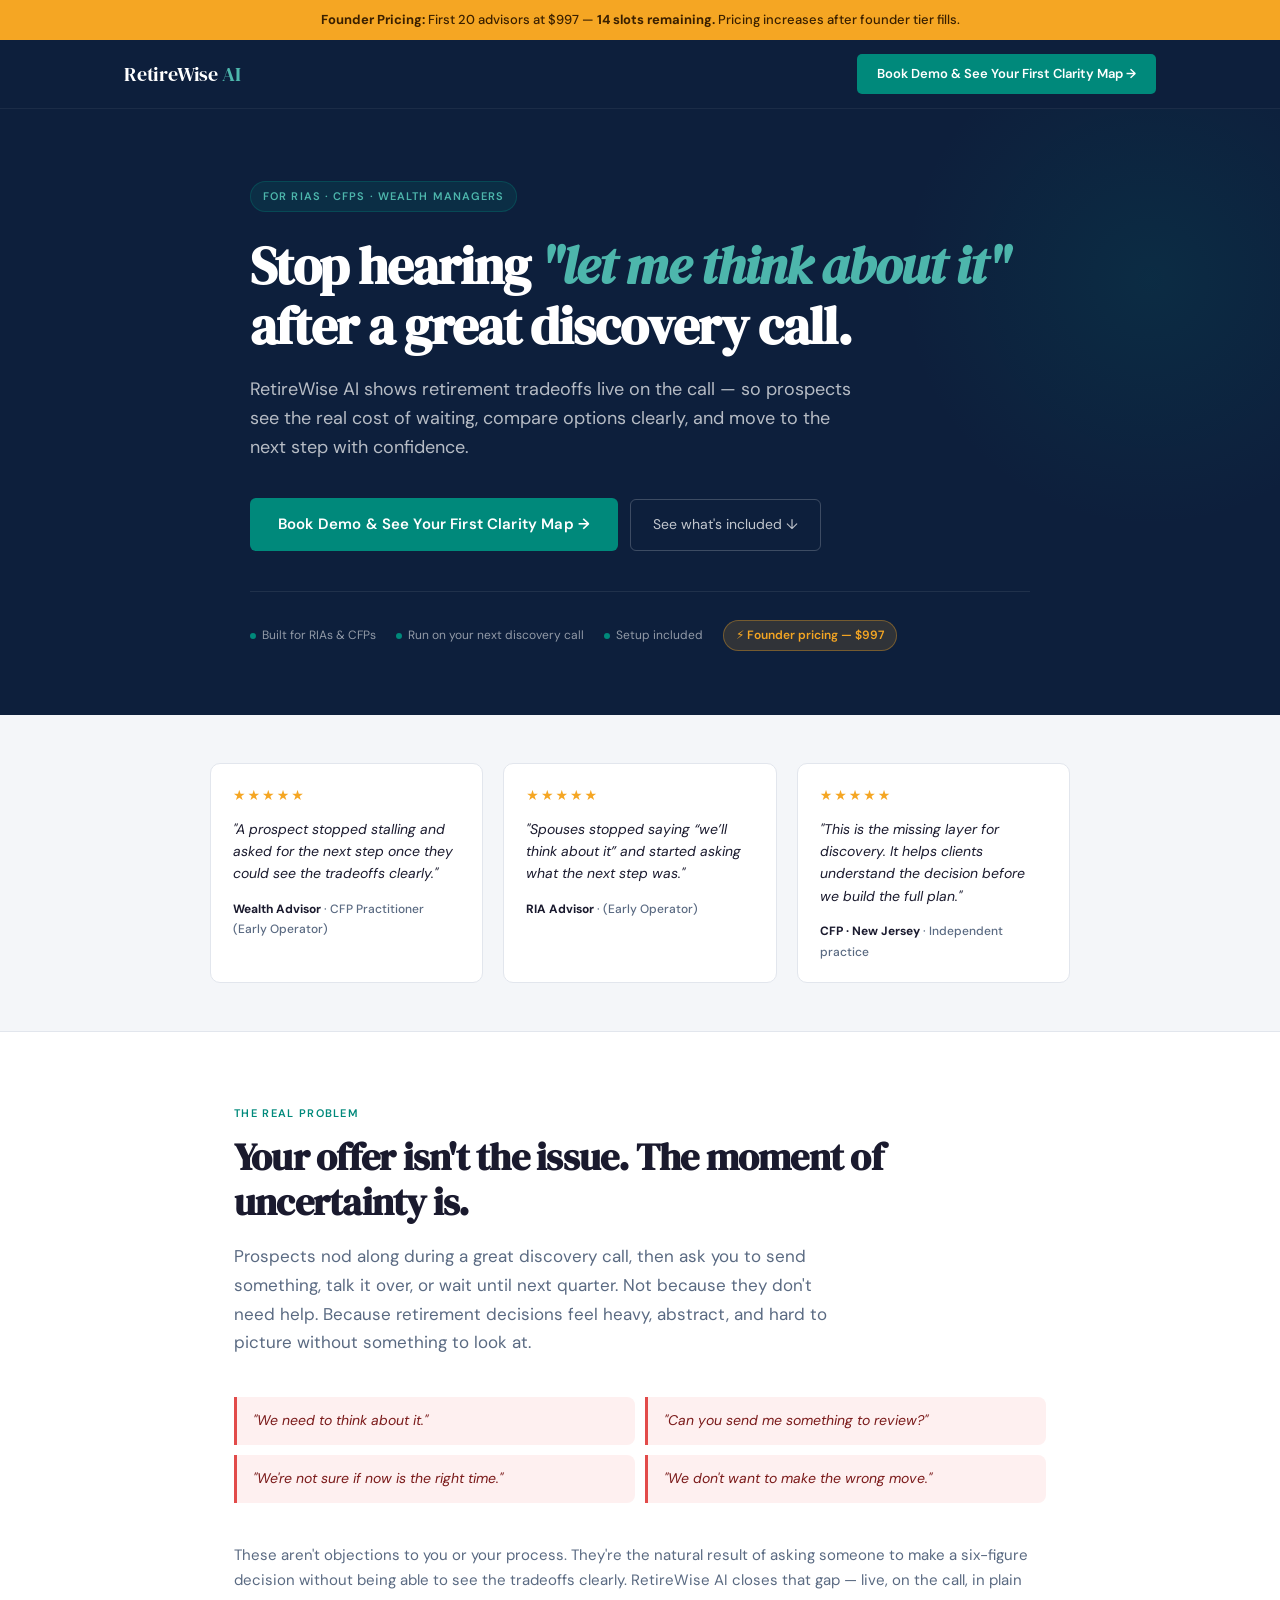
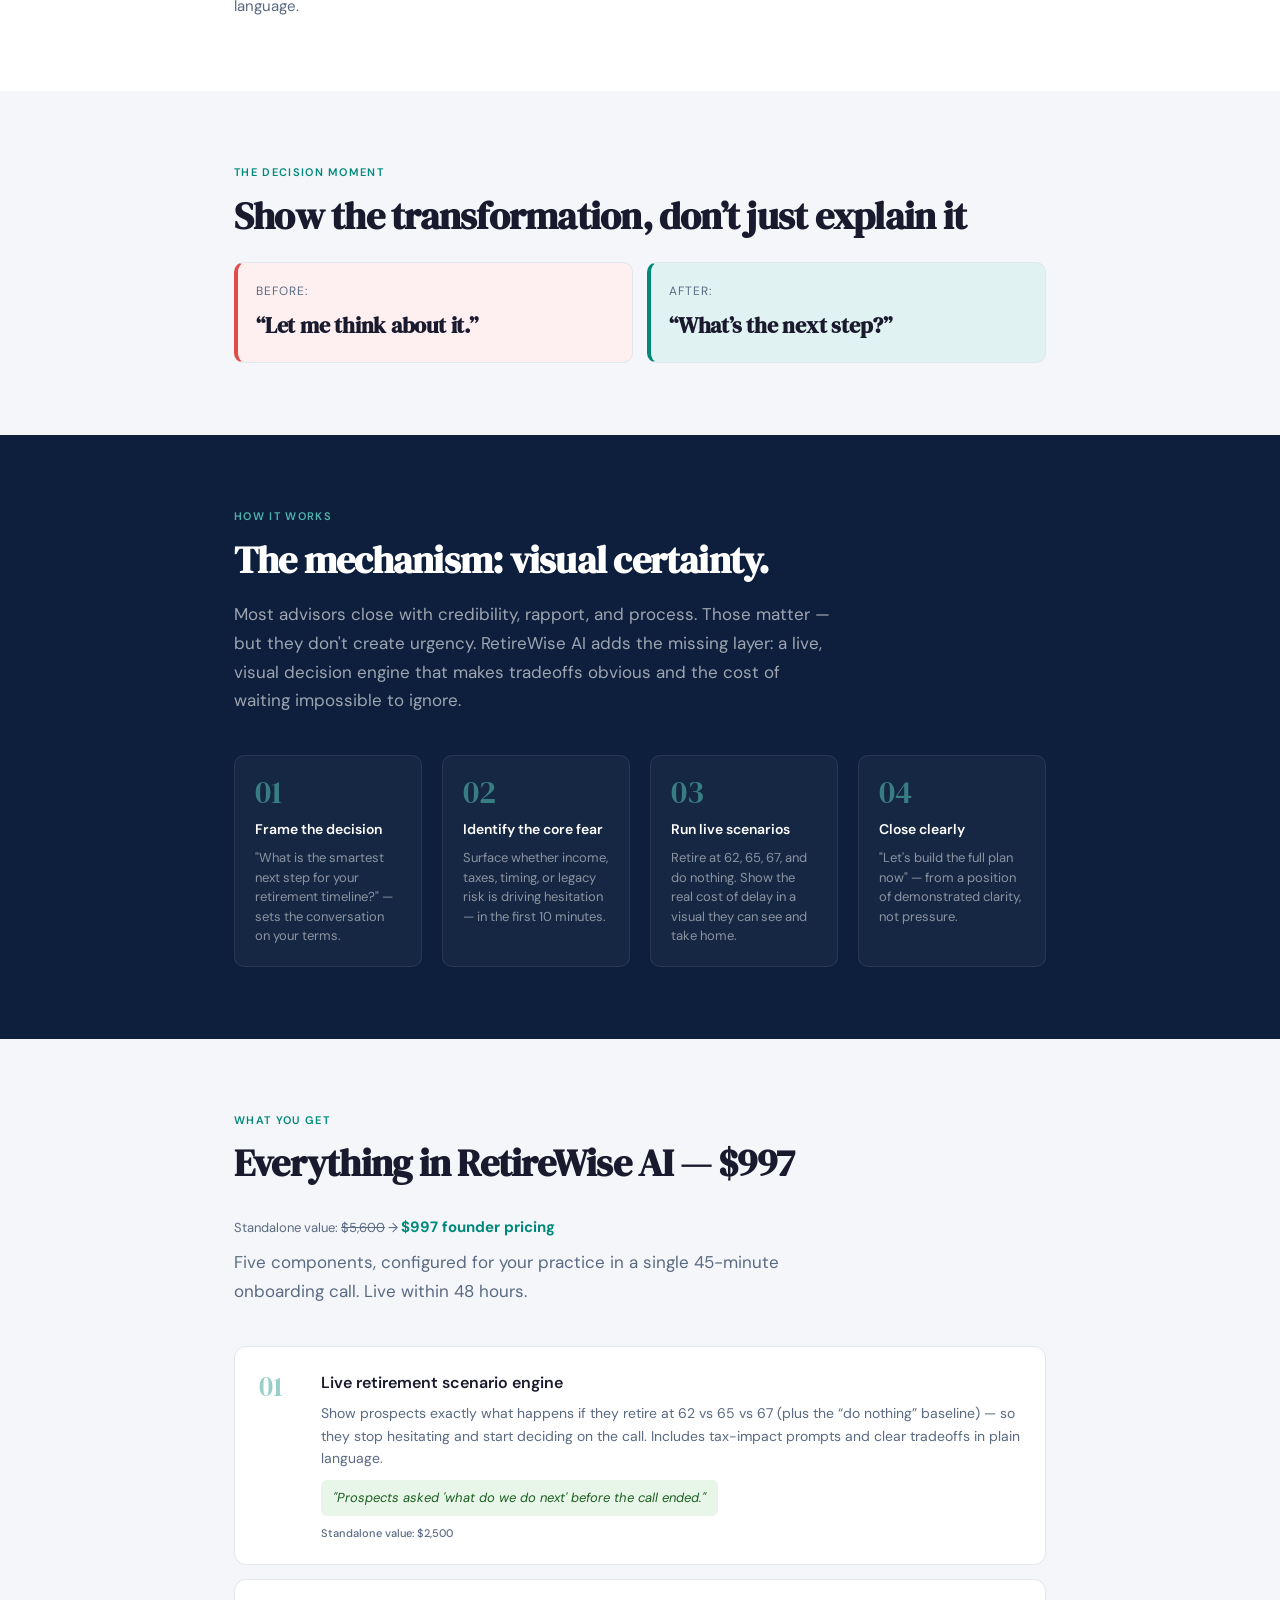
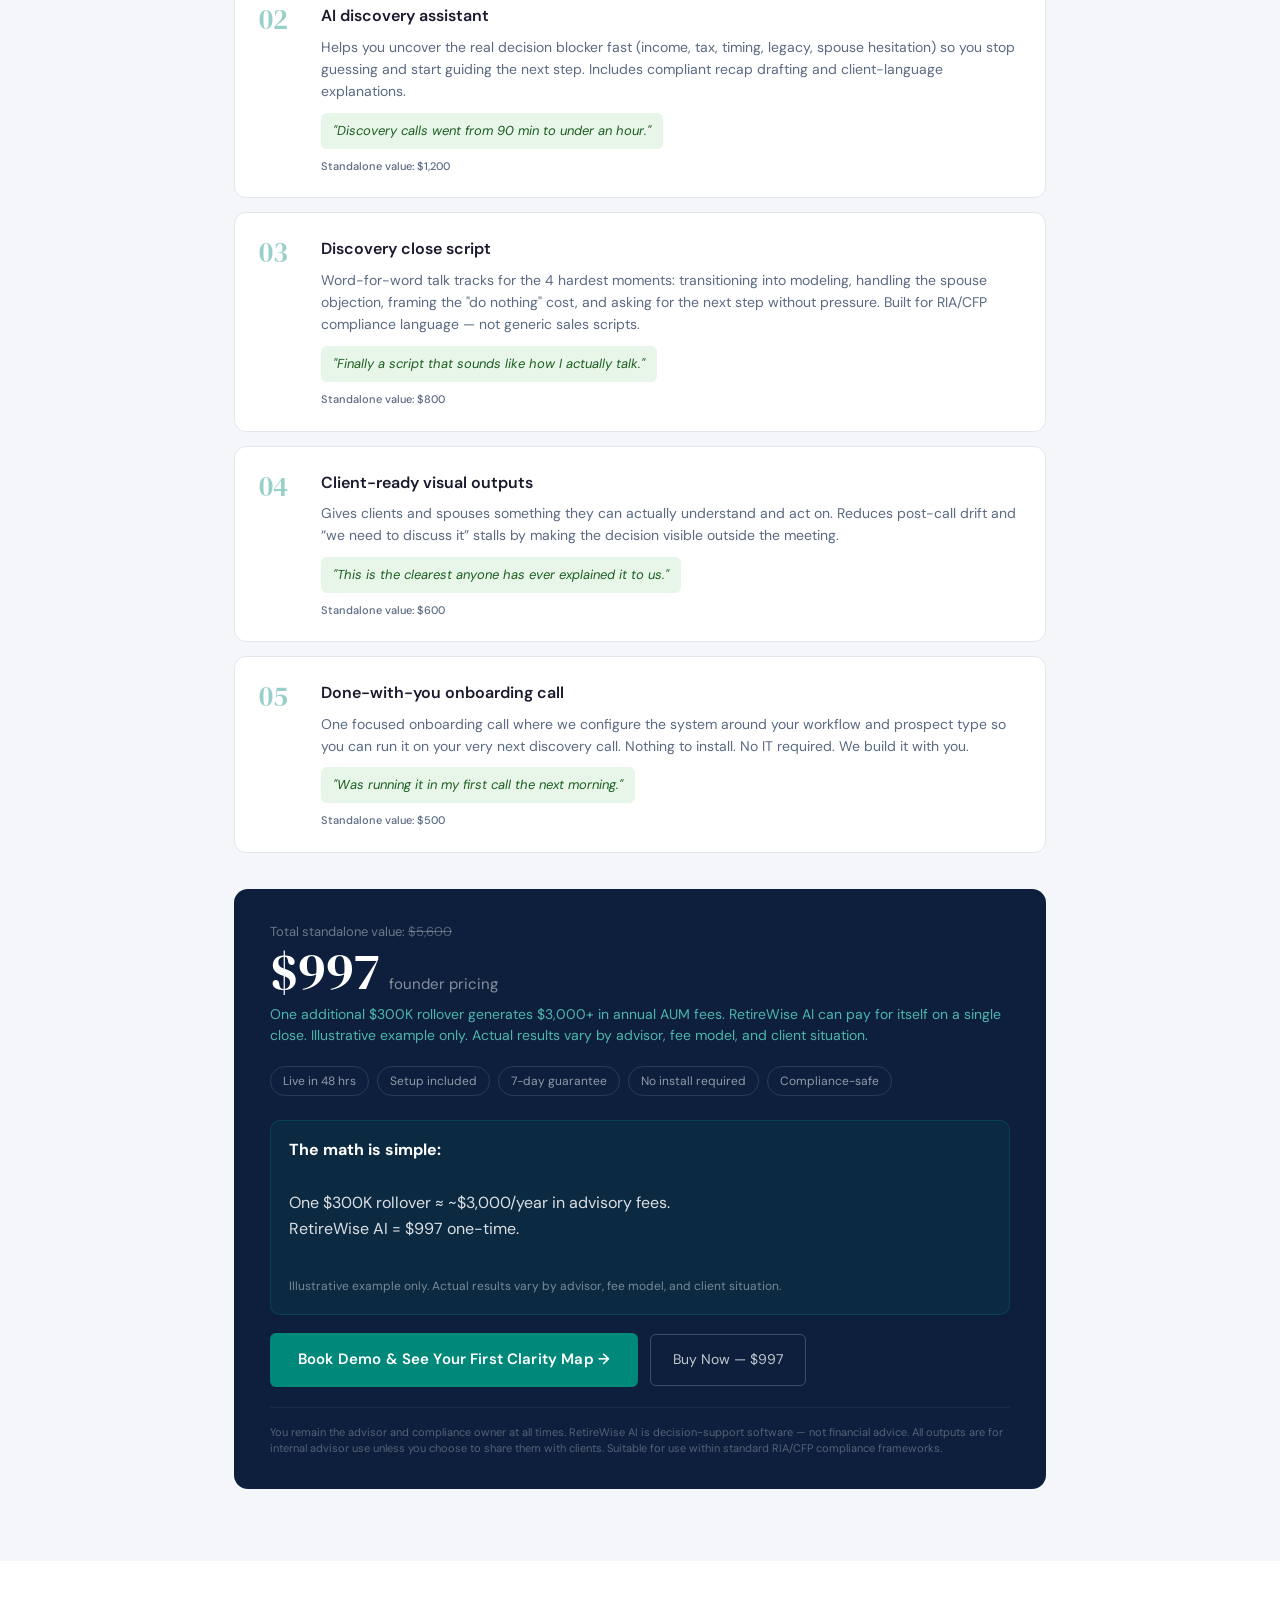
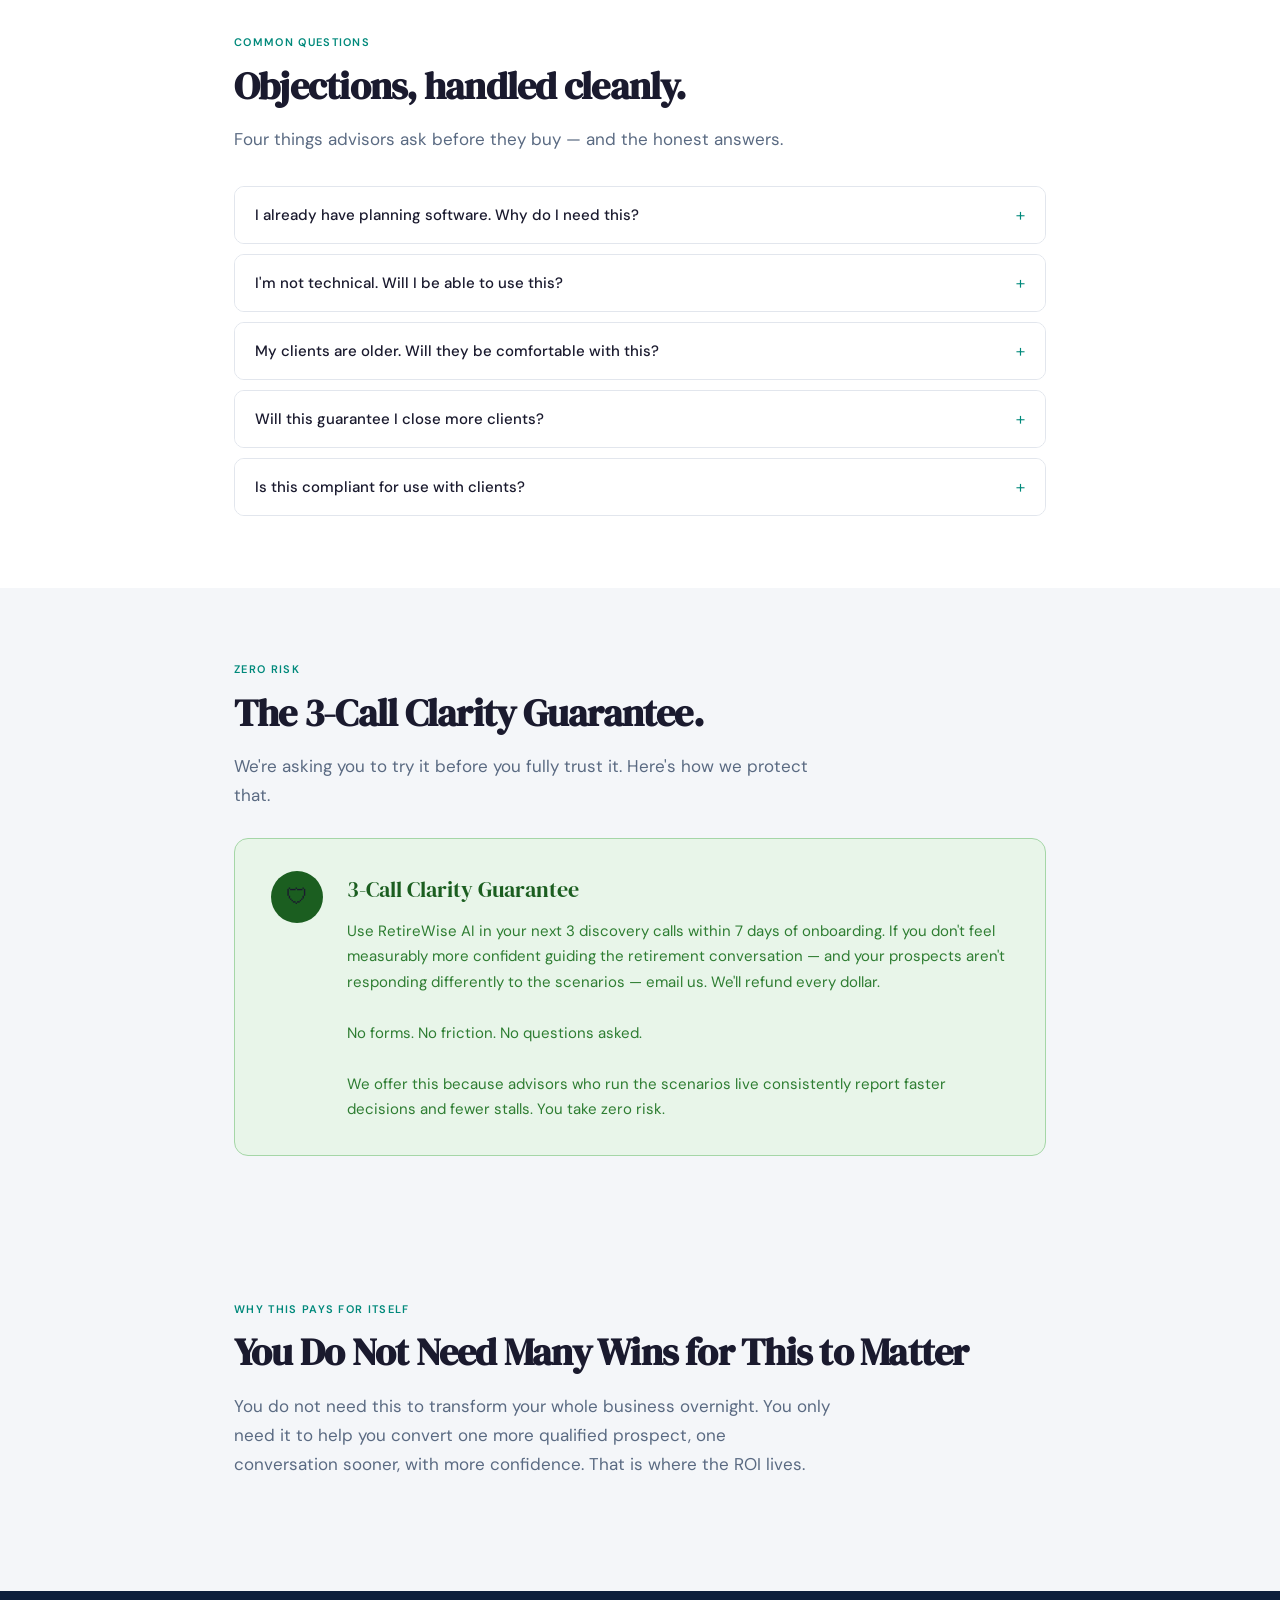
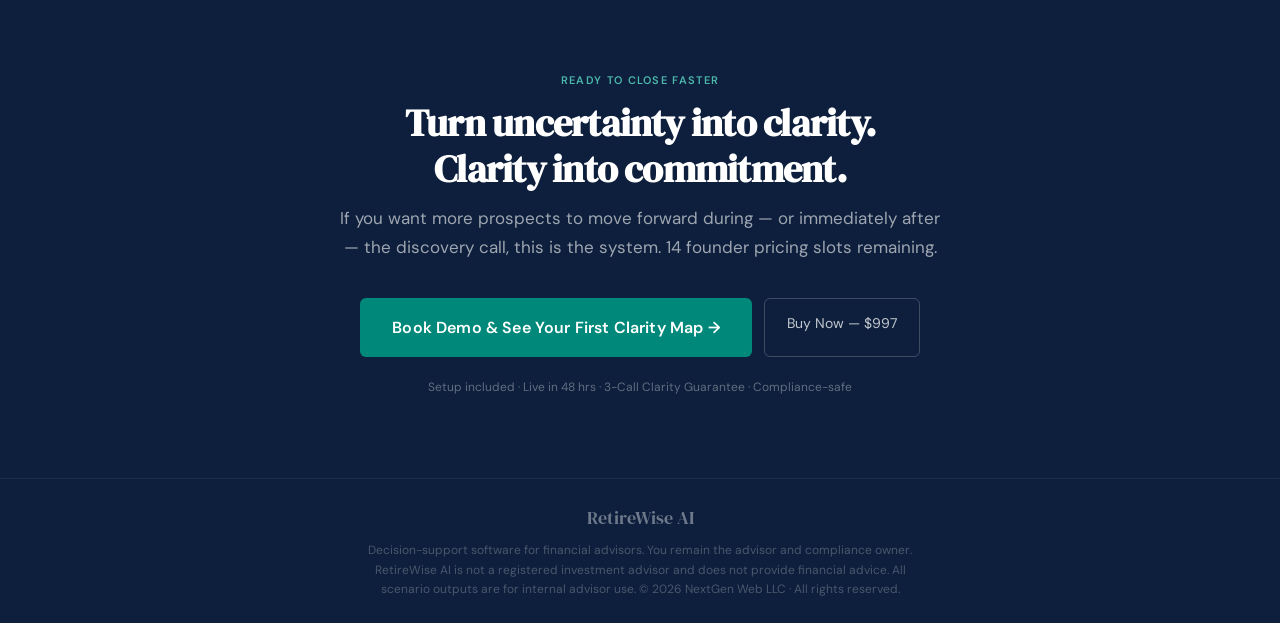
<file: index.html>
<!DOCTYPE html>
<html lang="en">
<head>
<meta charset="UTF-8">
<meta name="viewport" content="width=device-width, initial-scale=1.0">
<title>RetireWise AI | Turn Discovery Calls Into Decisions</title>

<!-- Meta Pixel Placeholder -->
<!-- Google Analytics Placeholder -->
<link rel="preconnect" href="https://fonts.googleapis.com">
<link rel="preconnect" href="https://fonts.gstatic.com" crossorigin>
<link href="https://fonts.googleapis.com/css2?family=DM+Serif+Display:ital@0;1&family=DM+Sans:wght@300;400;500;600&display=swap" rel="stylesheet">
<style>
  :root {
    --navy: #0D1F3C;
    --navy-mid: #1A3A6B;
    --navy-light: #243F6E;
    --teal: #00897B;
    --teal-light: #4DB6AC;
    --teal-bg: #E0F2F1;
    --gold: #F5A623;
    --gold-bg: #FFF8E7;
    --white: #FFFFFF;
    --gray-bg: #F4F6F9;
    --gray-border: #E2E6ED;
    --body-text: #1a1a2e;
    --muted: #5a6a82;
    --red-bg: #FEF0F0;
    --red-border: #E24B4A;
    --green-bg: #E8F5E9;
    --green-text: #1B5E20;
    --green-border: #A5D6A7;
    --font-display: 'DM Serif Display', Georgia, serif;
    --font-body: 'DM Sans', system-ui, sans-serif;
  }

  *, *::before, *::after { box-sizing: border-box; margin: 0; padding: 0; }

  html { scroll-behavior: smooth; }

  body {
    font-family: var(--font-body);
    color: var(--body-text);
    background: var(--white);
    font-size: 16px;
    line-height: 1.7;
    -webkit-font-smoothing: antialiased;
  }

  /* ─── UTILITIES ─── */
  .container { max-width: 860px; margin: 0 auto; padding: 0 24px; }
  .container-wide { max-width: 1080px; margin: 0 auto; padding: 0 24px; }

  .btn-primary {
    display: inline-block;
    background: var(--teal);
    color: #fff;
    font-family: var(--font-body);
    font-size: 15px;
    font-weight: 600;
    padding: 14px 28px;
    border-radius: 6px;
    text-decoration: none;
    transition: background 0.2s, transform 0.15s;
    letter-spacing: 0.01em;
  }
  .btn-primary:hover { background: #00796B; transform: translateY(-1px); }

  .btn-ghost {
    display: inline-block;
    background: transparent;
    color: rgba(255,255,255,0.75);
    font-family: var(--font-body);
    font-size: 14px;
    font-weight: 400;
    padding: 13px 22px;
    border-radius: 6px;
    border: 1px solid rgba(255,255,255,0.2);
    text-decoration: none;
    transition: border-color 0.2s, color 0.2s;
  }
  .btn-ghost:hover { border-color: rgba(255,255,255,0.5); color: #fff; }

  .btn-navy {
    display: inline-block;
    background: var(--navy);
    color: #fff;
    font-family: var(--font-body);
    font-size: 15px;
    font-weight: 600;
    padding: 14px 28px;
    border-radius: 6px;
    text-decoration: none;
    transition: background 0.2s;
  }
  .btn-navy:hover { background: var(--navy-mid); }

  .btn-outline {
    display: inline-block;
    background: transparent;
    color: var(--teal);
    font-family: var(--font-body);
    font-size: 14px;
    font-weight: 500;
    padding: 12px 22px;
    border-radius: 6px;
    border: 1.5px solid var(--teal);
    text-decoration: none;
    transition: background 0.2s, color 0.2s;
  }
  .btn-outline:hover { background: var(--teal-bg); }

  .section-label {
    font-size: 11px;
    font-weight: 600;
    letter-spacing: 0.12em;
    text-transform: uppercase;
    color: var(--teal);
    margin-bottom: 12px;
  }

  /* ─── NAV ─── */
  nav {
    background: var(--navy);
    position: sticky;
    top: 0;
    z-index: 100;
    border-bottom: 1px solid rgba(255,255,255,0.06);
  }
  .nav-inner {
    display: flex;
    align-items: center;
    justify-content: space-between;
    padding: 14px 24px;
    max-width: 1080px;
    margin: 0 auto;
  }
  .nav-logo {
    font-family: var(--font-display);
    font-size: 20px;
    color: #fff;
    text-decoration: none;
    letter-spacing: -0.01em;
  }
  .nav-logo span { color: var(--teal-light); }
  .nav-cta {
    display: inline-block;
    background: var(--teal);
    color: #fff;
    font-size: 13px;
    font-weight: 600;
    padding: 9px 20px;
    border-radius: 5px;
    text-decoration: none;
    transition: background 0.2s;
  }
  .nav-cta:hover { background: #00796B; }

  /* ─── URGENCY BAR ─── */
  .urgency-bar {
    background: var(--gold);
    padding: 9px 24px;
    text-align: center;
    font-size: 13px;
    font-weight: 500;
    color: #3a2000;
  }
  .urgency-bar strong { font-weight: 700; }

  /* ─── HERO ─── */
  .hero {
    background: var(--navy);
    padding: 72px 24px 64px;
    position: relative;
    overflow: hidden;
  }
  .hero::before {
    content: '';
    position: absolute;
    top: -80px; right: -120px;
    width: 500px; height: 500px;
    background: radial-gradient(circle, rgba(0,137,123,0.12) 0%, transparent 70%);
    pointer-events: none;
  }
  .hero-inner { max-width: 780px; margin: 0 auto; position: relative; }
  .hero-tag {
    display: inline-block;
    font-size: 11px;
    font-weight: 600;
    letter-spacing: 0.1em;
    text-transform: uppercase;
    color: var(--teal-light);
    background: rgba(0,137,123,0.15);
    padding: 5px 12px;
    border-radius: 20px;
    margin-bottom: 24px;
    border: 1px solid rgba(0,137,123,0.3);
  }
  .hero h1 {
    font-family: var(--font-display);
    font-size: clamp(32px, 5vw, 52px);
    line-height: 1.15;
    color: #fff;
    margin-bottom: 20px;
    letter-spacing: -0.02em;
  }
  .hero h1 em {
    font-style: italic;
    color: var(--teal-light);
  }
  .hero-sub {
    font-size: 18px;
    color: rgba(255,255,255,0.7);
    line-height: 1.6;
    margin-bottom: 36px;
    max-width: 620px;
  }
  .hero-cta-row {
    display: flex;
    gap: 12px;
    flex-wrap: wrap;
    align-items: center;
    margin-bottom: 40px;
  }
  .hero-trust {
    display: flex;
    gap: 20px;
    flex-wrap: wrap;
    align-items: center;
    padding-top: 28px;
    border-top: 1px solid rgba(255,255,255,0.08);
  }
  .trust-chip {
    font-size: 12px;
    color: rgba(255,255,255,0.55);
    display: flex;
    align-items: center;
    gap: 6px;
  }
  .trust-chip .dot {
    width: 6px; height: 6px;
    border-radius: 50%;
    background: var(--teal);
    flex-shrink: 0;
  }
  .trust-badge {
    display: inline-flex;
    align-items: center;
    gap: 6px;
    background: rgba(245,166,35,0.15);
    border: 1px solid rgba(245,166,35,0.35);
    color: var(--gold);
    font-size: 12px;
    font-weight: 600;
    padding: 4px 12px;
    border-radius: 20px;
  }

  /* ─── PROOF STRIP ─── */
  .proof-strip {
    background: var(--gray-bg);
    padding: 48px 24px;
    border-bottom: 1px solid var(--gray-border);
  }
  .proof-grid {
    display: grid;
    grid-template-columns: repeat(auto-fit, minmax(220px, 1fr));
    gap: 20px;
    max-width: 860px;
    margin: 0 auto;
  }
  .proof-card {
    background: var(--white);
    border: 1px solid var(--gray-border);
    border-radius: 10px;
    padding: 20px 22px;
  }
  .proof-stars {
    color: var(--gold);
    font-size: 14px;
    margin-bottom: 10px;
    letter-spacing: 2px;
  }
  .proof-quote {
    font-size: 14px;
    line-height: 1.6;
    color: var(--body-text);
    margin-bottom: 14px;
    font-style: italic;
  }
  .proof-attr {
    font-size: 12px;
    color: var(--muted);
    font-weight: 500;
  }
  .proof-attr strong { color: var(--body-text); }

  /* ─── SECTION GENERIC ─── */
  section { padding: 72px 24px; }
  section.alt { background: var(--gray-bg); }
  section.dark { background: var(--navy); }

  h2 {
    font-family: var(--font-display);
    font-size: clamp(26px, 4vw, 38px);
    line-height: 1.2;
    color: var(--body-text);
    margin-bottom: 16px;
    letter-spacing: -0.02em;
  }
  section.dark h2 { color: #fff; }

  .lead {
    font-size: 17px;
    color: var(--muted);
    line-height: 1.7;
    max-width: 600px;
    margin-bottom: 40px;
  }
  section.dark .lead { color: rgba(255,255,255,0.6); }

  /* ─── PROBLEM ─── */
  .stall-grid {
    display: grid;
    grid-template-columns: 1fr 1fr;
    gap: 10px;
    margin-bottom: 40px;
  }
  @media(max-width: 560px) { .stall-grid { grid-template-columns: 1fr; } }
 .stall-item {
 background: var(--red-bg);
 border-left: 3px solid var(--red-border);
 border-radius: 0 8px 8px 0;
 padding: 12px 16px;
 font-size: 14px;
 color: #7a1a1a;
 font-style: italic;
 }

 /* ─── DECISION CONTRAST ─── */
 .decision-contrast {
 display: grid;
 grid-template-columns: 1fr 1fr;
 gap: 14px;
 margin-top: 22px;
 }
 @media(max-width: 560px) { .decision-contrast { grid-template-columns: 1fr; } }
 .decision-contrast .before,
 .decision-contrast .after {
 border-radius: 10px;
 padding: 18px 18px;
 border: 1px solid var(--gray-border);
 }
 .decision-contrast .before {
 background: var(--red-bg);
 border-left: 4px solid var(--red-border);
 }
 .decision-contrast .after {
 background: var(--teal-bg);
 border-left: 4px solid var(--teal);
 }
 .decision-contrast p { font-size: 12px; letter-spacing: 0.08em; text-transform: uppercase; color: var(--muted); margin-bottom: 6px; }
 .decision-contrast strong { font-family: var(--font-display); font-size: 22px; letter-spacing: -0.01em; }

  /* ─── MECHANISM ─── */
  .step-list {
    display: grid;
    grid-template-columns: repeat(auto-fit, minmax(180px, 1fr));
    gap: 20px;
    margin-top: 36px;
  }
  .step-item {
    background: rgba(255,255,255,0.04);
    border: 1px solid rgba(255,255,255,0.08);
    border-radius: 10px;
    padding: 20px;
  }
  .step-num {
    font-family: var(--font-display);
    font-size: 32px;
    color: var(--teal-light);
    line-height: 1;
    margin-bottom: 10px;
    opacity: 0.6;
  }
  .step-title {
    font-size: 14px;
    font-weight: 600;
    color: #fff;
    margin-bottom: 6px;
  }
  .step-body {
    font-size: 13px;
    color: rgba(255,255,255,0.5);
    line-height: 1.5;
  }

  /* ─── OFFER STACK ─── */
  .offer-header {
    display: flex;
    align-items: baseline;
    justify-content: space-between;
    flex-wrap: wrap;
    gap: 12px;
    margin-bottom: 8px;
  }
  .value-total {
    font-size: 13px;
    color: var(--muted);
  }
  .value-total s { color: var(--muted); }
  .value-total strong { color: var(--teal); font-size: 15px; }

  .deliverable-grid {
    display: grid;
    gap: 14px;
    margin-bottom: 32px;
  }
  .del-card {
    background: var(--white);
    border: 1px solid var(--gray-border);
    border-radius: 12px;
    padding: 22px 24px;
    display: grid;
    grid-template-columns: 44px 1fr;
    gap: 0 18px;
    align-items: start;
    transition: border-color 0.2s, box-shadow 0.2s;
  }
  .del-card:hover {
    border-color: var(--teal-light);
    box-shadow: 0 2px 16px rgba(0,137,123,0.08);
  }
  .del-num {
    font-family: var(--font-display);
    font-size: 28px;
    color: var(--teal);
    line-height: 1.1;
    padding-top: 2px;
    opacity: 0.4;
  }
  .del-content {}
  .del-title {
    font-size: 16px;
    font-weight: 600;
    color: var(--body-text);
    margin-bottom: 6px;
  }
  .del-desc {
    font-size: 14px;
    color: var(--muted);
    line-height: 1.6;
    margin-bottom: 10px;
  }
  .del-result {
    font-size: 13px;
    color: var(--green-text);
    background: var(--green-bg);
    border-radius: 6px;
    padding: 7px 12px;
    display: inline-block;
    font-style: italic;
  }
  .del-value {
    font-size: 11px;
    color: var(--muted);
    margin-top: 8px;
    font-weight: 500;
  }

  /* ─── PRICE BOX ─── */
  .price-block {
    background: var(--navy);
    border-radius: 14px;
    padding: 32px 36px;
    margin-top: 36px;
  }
  .price-anchor-text {
    font-size: 13px;
    color: rgba(255,255,255,0.4);
    margin-bottom: 2px;
  }
  .price-anchor-text s { color: rgba(255,255,255,0.3); }
  .price-main-row {
    display: flex;
    align-items: baseline;
    gap: 10px;
    margin-bottom: 6px;
  }
  .price-figure {
    font-family: var(--font-display);
    font-size: 52px;
    color: #fff;
    line-height: 1;
  }
  .price-label {
    font-size: 15px;
    color: rgba(255,255,255,0.5);
  }
  .price-roi {
    font-size: 14px;
    color: var(--teal-light);
    margin-bottom: 20px;
    line-height: 1.5;
  }
  .price-pills {
    display: flex;
    gap: 8px;
    flex-wrap: wrap;
    margin-bottom: 24px;
  }
  .price-pill {
    font-size: 12px;
    color: rgba(255,255,255,0.55);
    border: 1px solid rgba(255,255,255,0.12);
    padding: 4px 12px;
    border-radius: 20px;
  }
 .price-cta-row {
    display: flex;
    gap: 12px;
    flex-wrap: wrap;
    align-items: center;
    margin-bottom: 20px;
  }
 .price-compliance {
    font-size: 11px;
    color: rgba(255,255,255,0.3);
    line-height: 1.5;
    padding-top: 16px;
    border-top: 1px solid rgba(255,255,255,0.06);
 }

 /* ─── ROI BOX ─── */
 .roi-box {
 background: rgba(0,137,123,0.10);
 border: 1px solid rgba(0,137,123,0.25);
 border-radius: 10px;
 padding: 16px 18px;
 margin: 18px 0 18px;
 color: rgba(255,255,255,0.85);
 line-height: 1.65;
 }
 .roi-box strong { color: #fff; }
 .roi-note { display: inline-block; margin-top: 8px; font-size: 12px; color: rgba(255,255,255,0.45); }

  /* ─── OBJECTIONS ─── */
  .objection-list { display: grid; gap: 2px; }
  .objection-item {
    border: 1px solid var(--gray-border);
    border-radius: 10px;
    overflow: hidden;
  }
  .objection-item + .objection-item { margin-top: 8px; }
  .obj-q {
    width: 100%;
    text-align: left;
    background: var(--white);
    border: none;
    padding: 16px 20px;
    font-family: var(--font-body);
    font-size: 15px;
    font-weight: 500;
    color: var(--body-text);
    cursor: pointer;
    display: flex;
    justify-content: space-between;
    align-items: center;
    gap: 12px;
    transition: background 0.15s;
  }
  .obj-q:hover { background: var(--gray-bg); }
  .obj-q .chevron {
    font-size: 18px;
    color: var(--teal);
    flex-shrink: 0;
    transition: transform 0.2s;
    font-weight: 300;
  }
  .obj-a {
    display: none;
    padding: 0 20px 16px;
    font-size: 14px;
    color: var(--muted);
    line-height: 1.7;
    background: var(--white);
  }
  .objection-item.open .obj-q { background: var(--gray-bg); }
  .objection-item.open .obj-a { display: block; }
  .objection-item.open .chevron { transform: rotate(45deg); }

  /* ─── GUARANTEE ─── */
  .guarantee-box {
    background: var(--green-bg);
    border: 1px solid var(--green-border);
    border-radius: 14px;
    padding: 32px 36px;
    display: flex;
    gap: 24px;
    align-items: flex-start;
  }
  @media(max-width: 560px) { .guarantee-box { flex-direction: column; gap: 16px; } }
  .shield-icon {
    width: 52px; height: 52px;
    background: var(--green-text);
    border-radius: 50%;
    display: flex;
    align-items: center;
    justify-content: center;
    font-size: 22px;
    flex-shrink: 0;
  }
  .g-title {
    font-family: var(--font-display);
    font-size: 22px;
    color: var(--green-text);
    margin-bottom: 10px;
  }
  .g-body {
    font-size: 15px;
    color: #2E7D32;
    line-height: 1.7;
  }

  /* ─── FINAL CTA ─── */
  .final-cta {
    background: var(--navy);
    padding: 80px 24px;
    text-align: center;
  }
  .final-cta h2 { color: #fff; margin-bottom: 12px; }
  .final-cta .lead { color: rgba(255,255,255,0.6); margin: 0 auto 36px; }
  .final-cta-btns {
    display: flex;
    gap: 12px;
    justify-content: center;
    flex-wrap: wrap;
    margin-bottom: 20px;
  }
  .final-trust {
    font-size: 12px;
    color: rgba(255,255,255,0.35);
  }

  /* ─── FOOTER ─── */
  footer {
    background: var(--navy);
    border-top: 1px solid rgba(255,255,255,0.06);
    padding: 24px;
    text-align: center;
  }
  .footer-logo {
    font-family: var(--font-display);
    font-size: 18px;
    color: rgba(255,255,255,0.4);
    margin-bottom: 8px;
  }
  .footer-text {
    font-size: 12px;
    color: rgba(255,255,255,0.25);
    line-height: 1.6;
    max-width: 560px;
    margin: 0 auto;
  }

  /* ─── RESPONSIVE ─── */
  @media(max-width: 640px) {
    .hero { padding: 48px 20px 48px; }
    .hero h1 { font-size: 30px; }
    .hero-sub { font-size: 16px; }
    section { padding: 52px 20px; }
    .price-block { padding: 24px 20px; }
    .guarantee-box { padding: 24px 20px; }
    .del-card { grid-template-columns: 1fr; gap: 0; }
    .del-num { font-size: 18px; margin-bottom: 4px; }
    .price-figure { font-size: 40px; }
  }
</style>
</head>
<body>

<!-- URGENCY BAR -->
<div class="urgency-bar">
  <strong>Founder Pricing:</strong> First 20 advisors at $997 — <strong>14 slots remaining.</strong> Pricing increases after founder tier fills.
</div>

<!-- NAV -->
<nav>
  <div class="nav-inner">
    <a href="#" class="nav-logo">RetireWise<span> AI</span></a>
 <a href="https://oncehub.com/PAGE-A2441E2BBC" class="nav-cta">Book Demo &amp; See Your First Clarity Map →</a>
  </div>
</nav>

<!-- HERO -->
<section class="hero">
  <div class="hero-inner">
    <div class="hero-tag">For RIAs · CFPs · Wealth Managers</div>
    <h1>Stop hearing <em>"let me think about it"</em> after a great discovery call.</h1>
    <p class="hero-sub">RetireWise AI shows retirement tradeoffs live on the call — so prospects see the real cost of waiting, compare options clearly, and move to the next step with confidence.</p>
    <div class="hero-cta-row">
 <a href="https://oncehub.com/PAGE-A2441E2BBC" class="btn-primary">Book Demo &amp; See Your First Clarity Map →</a>
      <a href="#offer" class="btn-ghost">See what's included ↓</a>
    </div>
    <div class="hero-trust">
      <div class="trust-chip"><span class="dot"></span> Built for RIAs & CFPs</div>
      <div class="trust-chip"><span class="dot"></span> Run on your next discovery call</div>
      <div class="trust-chip"><span class="dot"></span> Setup included</div>
      <div class="trust-badge">⚡ Founder pricing — $997</div>
    </div>
  </div>
</section>

<!-- PROOF STRIP -->
<div class="proof-strip">
  <div class="proof-grid">
    <div class="proof-card">
      <div class="proof-stars">★★★★★</div>
      <div class="proof-quote">"A prospect stopped stalling and asked for the next step once they could see the tradeoffs clearly."</div>
      <div class="proof-attr"><strong>Wealth Advisor</strong> · CFP Practitioner (Early Operator)</div>
    </div>
    <div class="proof-card">
      <div class="proof-stars">★★★★★</div>
      <div class="proof-quote">"Spouses stopped saying “we’ll think about it” and started asking what the next step was."</div>
      <div class="proof-attr"><strong>RIA Advisor</strong> · (Early Operator)</div>
    </div>
    <div class="proof-card">
      <div class="proof-stars">★★★★★</div>
      <div class="proof-quote">"This is the missing layer for discovery. It helps clients understand the decision before we build the full plan."</div>
      <div class="proof-attr"><strong>CFP · New Jersey</strong> · Independent practice</div>
    </div>
  </div>
</div>

<!-- PROBLEM -->
<section>
  <div class="container">
    <div class="section-label">The real problem</div>
    <h2>Your offer isn't the issue. The moment of uncertainty is.</h2>
    <p class="lead">Prospects nod along during a great discovery call, then ask you to send something, talk it over, or wait until next quarter. Not because they don't need help. Because retirement decisions feel heavy, abstract, and hard to picture without something to look at.</p>

    <div class="stall-grid">
      <div class="stall-item">"We need to think about it."</div>
      <div class="stall-item">"Can you send me something to review?"</div>
      <div class="stall-item">"We're not sure if now is the right time."</div>
      <div class="stall-item">"We don't want to make the wrong move."</div>
    </div>

    <p style="font-size:15px;color:var(--muted);line-height:1.7;">These aren't objections to you or your process. They're the natural result of asking someone to make a six-figure decision without being able to see the tradeoffs clearly. RetireWise AI closes that gap — live, on the call, in plain language.</p>
  </div>
</section>

<!-- DECISION MOMENT (contrast) -->
<section class="alt">
  <div class="container">
    <div class="section-label">The decision moment</div>
    <h2>Show the transformation, don’t just explain it</h2>

    <div class="decision-contrast">
      <div class="before">
        <p>Before:</p>
        <strong>“Let me think about it.”</strong>
      </div>
      <div class="after">
        <p>After:</p>
        <strong>“What’s the next step?”</strong>
      </div>
    </div>
  </div>
</section>

<!-- MECHANISM -->
<section class="dark">
  <div class="container">
    <div class="section-label" style="color:var(--teal-light)">How it works</div>
    <h2>The mechanism: visual certainty.</h2>
    <p class="lead">Most advisors close with credibility, rapport, and process. Those matter — but they don't create urgency. RetireWise AI adds the missing layer: a live, visual decision engine that makes tradeoffs obvious and the cost of waiting impossible to ignore.</p>

    <div class="step-list">
      <div class="step-item">
        <div class="step-num">01</div>
        <div class="step-title">Frame the decision</div>
        <div class="step-body">"What is the smartest next step for your retirement timeline?" — sets the conversation on your terms.</div>
      </div>
      <div class="step-item">
        <div class="step-num">02</div>
        <div class="step-title">Identify the core fear</div>
        <div class="step-body">Surface whether income, taxes, timing, or legacy risk is driving hesitation — in the first 10 minutes.</div>
      </div>
      <div class="step-item">
        <div class="step-num">03</div>
        <div class="step-title">Run live scenarios</div>
        <div class="step-body">Retire at 62, 65, 67, and do nothing. Show the real cost of delay in a visual they can see and take home.</div>
      </div>
      <div class="step-item">
        <div class="step-num">04</div>
        <div class="step-title">Close clearly</div>
        <div class="step-body">"Let's build the full plan now" — from a position of demonstrated clarity, not pressure.</div>
      </div>
    </div>
  </div>
</section>

<!-- OFFER STACK -->
<section id="offer" class="alt">
  <div class="container">
    <div class="section-label">What you get</div>
    <div class="offer-header">
      <h2>Everything in RetireWise AI — $997</h2>
      <div class="value-total">Standalone value: <s>$5,600</s> → <strong>$997 founder pricing</strong></div>
    </div>
    <p class="lead">Five components, configured for your practice in a single 45-minute onboarding call. Live within 48 hours.</p>

    <div class="deliverable-grid">

      <div class="del-card">
        <div class="del-num">01</div>
        <div class="del-content">
          <div class="del-title">Live retirement scenario engine</div>
          <div class="del-desc">Show prospects exactly what happens if they retire at 62 vs 65 vs 67 (plus the “do nothing” baseline) — so they stop hesitating and start deciding on the call. Includes tax-impact prompts and clear tradeoffs in plain language.</div>
          <div class="del-result">"Prospects asked 'what do we do next' before the call ended."</div>
          <div class="del-value">Standalone value: $2,500</div>
        </div>
      </div>

      <div class="del-card">
        <div class="del-num">02</div>
        <div class="del-content">
          <div class="del-title">AI discovery assistant</div>
          <div class="del-desc">Helps you uncover the real decision blocker fast (income, tax, timing, legacy, spouse hesitation) so you stop guessing and start guiding the next step. Includes compliant recap drafting and client-language explanations.</div>
          <div class="del-result">"Discovery calls went from 90 min to under an hour."</div>
          <div class="del-value">Standalone value: $1,200</div>
        </div>
      </div>

      <div class="del-card">
        <div class="del-num">03</div>
        <div class="del-content">
          <div class="del-title">Discovery close script</div>
          <div class="del-desc">Word-for-word talk tracks for the 4 hardest moments: transitioning into modeling, handling the spouse objection, framing the "do nothing" cost, and asking for the next step without pressure. Built for RIA/CFP compliance language — not generic sales scripts.</div>
          <div class="del-result">"Finally a script that sounds like how I actually talk."</div>
          <div class="del-value">Standalone value: $800</div>
        </div>
      </div>

      <div class="del-card">
        <div class="del-num">04</div>
        <div class="del-content">
          <div class="del-title">Client-ready visual outputs</div>
          <div class="del-desc">Gives clients and spouses something they can actually understand and act on. Reduces post-call drift and “we need to discuss it” stalls by making the decision visible outside the meeting.</div>
          <div class="del-result">"This is the clearest anyone has ever explained it to us."</div>
          <div class="del-value">Standalone value: $600</div>
        </div>
      </div>

      <div class="del-card">
        <div class="del-num">05</div>
        <div class="del-content">
          <div class="del-title">Done-with-you onboarding call</div>
          <div class="del-desc">One focused onboarding call where we configure the system around your workflow and prospect type so you can run it on your very next discovery call. Nothing to install. No IT required. We build it with you.</div>
          <div class="del-result">"Was running it in my first call the next morning."</div>
          <div class="del-value">Standalone value: $500</div>
        </div>
      </div>

    </div>

    <!-- PRICE BOX -->
    <div class="price-block">
      <div class="price-anchor-text">Total standalone value: <s>$5,600</s></div>
      <div class="price-main-row">
        <div class="price-figure">$997</div>
        <div class="price-label">founder pricing</div>
      </div>
      <p class="price-roi">One additional $300K rollover generates $3,000+ in annual AUM fees. RetireWise AI can pay for itself on a single close. Illustrative example only. Actual results vary by advisor, fee model, and client situation.</p>
      <div class="price-pills">
        <span class="price-pill">Live in 48 hrs</span>
        <span class="price-pill">Setup included</span>
        <span class="price-pill">7-day guarantee</span>
        <span class="price-pill">No install required</span>
        <span class="price-pill">Compliance-safe</span>
      </div>

      <div class="roi-box">
        <strong>The math is simple:</strong><br><br>
        One $300K rollover ≈ ~$3,000/year in advisory fees.<br>
        RetireWise AI = $997 one-time.<br><br>
        <span class="roi-note">Illustrative example only. Actual results vary by advisor, fee model, and client situation.</span>
      </div>

      <div class="price-cta-row">
        <a href="https://oncehub.com/PAGE-A2441E2BBC" class="btn-primary">Book Demo &amp; See Your First Clarity Map →</a>
        <a href="https://buy.stripe.com/aFadR89ef9jJ6Qh88kdEs09" class="btn-ghost">Buy Now — $997</a>
      </div>
      <div class="price-compliance">You remain the advisor and compliance owner at all times. RetireWise AI is decision-support software — not financial advice. All outputs are for internal advisor use unless you choose to share them with clients. Suitable for use within standard RIA/CFP compliance frameworks.</div>
    </div>

  </div>
</section>

<!-- OBJECTIONS -->
<section>
  <div class="container">
    <div class="section-label">Common questions</div>
    <h2>Objections, handled cleanly.</h2>
    <p class="lead" style="margin-bottom:32px;">Four things advisors ask before they buy — and the honest answers.</p>

    <div class="objection-list">
      <div class="objection-item">
        <button class="obj-q" onclick="toggleObj(this)">
          I already have planning software. Why do I need this?
          <span class="chevron">+</span>
        </button>
        <div class="obj-a">RetireWise AI is not replacing your planning stack. It's the discovery conversion layer that sits in front of your software and makes it easier to sell. Your financial plan is the deliverable — RetireWise AI is what gets the prospect to say yes to building it.</div>
      </div>
      <div class="objection-item">
        <button class="obj-q" onclick="toggleObj(this)">
          I'm not technical. Will I be able to use this?
          <span class="chevron">+</span>
        </button>
        <div class="obj-a">You don't need to be. This is built to feel like a guided workflow, not a software project. The onboarding call configures everything for you. Most advisors are running it in their first discovery call within 48 hours of setup — with no IT involvement.</div>
      </div>
      <div class="objection-item">
        <button class="obj-q" onclick="toggleObj(this)">
          My clients are older. Will they be comfortable with this?
          <span class="chevron">+</span>
        </button>
        <div class="obj-a">Older clients don't hate technology — they hate confusion. RetireWise AI produces simple, clean visuals that anyone can read and understand. Clarity is universal. Your 68-year-old prospect doesn't need to interact with the software at all — they just see the output on your screen during the call.</div>
      </div>
      <div class="objection-item">
        <button class="obj-q" onclick="toggleObj(this)">
          Will this guarantee I close more clients?
          <span class="chevron">+</span>
        </button>
        <div class="obj-a">No. We don't make performance guarantees — and any tool that does is overselling. What we can say: advisors who show visual retirement tradeoffs live on the call consistently report fewer stalls, shorter decision timelines, and less "we'll think about it." Clearer decisions produce faster next steps. That's what this is built for.</div>
      </div>
      <div class="objection-item">
        <button class="obj-q" onclick="toggleObj(this)">
          Is this compliant for use with clients?
          <span class="chevron">+</span>
        </button>
        <div class="obj-a">Yes, within standard advisory compliance frameworks. You remain the advisor and compliance owner at all times. RetireWise AI outputs are decision-support tools — not financial advice or regulated recommendations. The close script is written in compliance-conscious language appropriate for registered advisors. As always, review with your compliance officer if required by your firm.</div>
      </div>
    </div>
  </div>
</section>

<!-- GUARANTEE -->
<section class="alt">
  <div class="container">
    <div class="section-label">Zero risk</div>
    <h2>The 3-Call Clarity Guarantee.</h2>
    <p class="lead" style="margin-bottom:28px;">We're asking you to try it before you fully trust it. Here's how we protect that.</p>
    <div class="guarantee-box">
      <div class="shield-icon">🛡</div>
      <div>
        <div class="g-title">3-Call Clarity Guarantee</div>
        <div class="g-body">Use RetireWise AI in your next 3 discovery calls within 7 days of onboarding. If you don't feel measurably more confident guiding the retirement conversation — and your prospects aren't responding differently to the scenarios — email us. We'll refund every dollar.<br><br>No forms. No friction. No questions asked.<br><br>We offer this because advisors who run the scenarios live consistently report faster decisions and fewer stalls. You take zero risk.</div>
      </div>
    </div>
  </div>
</section>

<!-- WHY THIS PAYS FOR ITSELF -->
<section class="alt">
  <div class="container">
    <div class="section-label">Why this pays for itself</div>
    <h2>You Do Not Need Many Wins for This to Matter</h2>
    <p class="lead">You do not need this to transform your whole business overnight. You only need it to help you convert one more qualified prospect, one conversation sooner, with more confidence. That is where the ROI lives.</p>
  </div>
</section>

<!-- FINAL CTA -->
<div class="final-cta">
  <div class="container">
    <div class="section-label" style="color:var(--teal-light)">Ready to close faster</div>
    <h2>Turn uncertainty into clarity.<br>Clarity into commitment.</h2>
    <p class="lead">If you want more prospects to move forward during — or immediately after — the discovery call, this is the system. 14 founder pricing slots remaining.</p>
    <div class="final-cta-btns">
      <a href="https://oncehub.com/PAGE-A2441E2BBC" class="btn-primary" style="font-size:16px;padding:16px 32px;">Book Demo &amp; See Your First Clarity Map →</a>
      <a href="https://buy.stripe.com/aFadR89ef9jJ6Qh88kdEs09" class="btn-ghost">Buy Now — $997</a>
    </div>
    <div class="final-trust">Setup included · Live in 48 hrs · 3-Call Clarity Guarantee · Compliance-safe</div>
  </div>
</div>

<!-- FOOTER -->
<footer>
  <div class="footer-logo">RetireWise AI</div>
  <div class="footer-text">Decision-support software for financial advisors. You remain the advisor and compliance owner. RetireWise AI is not a registered investment advisor and does not provide financial advice. All scenario outputs are for internal advisor use. © 2026 NextGen Web LLC · All rights reserved.</div>
</footer>

<script>
  function toggleObj(btn) {
    const item = btn.closest('.objection-item');
    const isOpen = item.classList.contains('open');
    document.querySelectorAll('.objection-item').forEach(i => i.classList.remove('open'));
    if (!isOpen) item.classList.add('open');
  }

  // Slot counter — decrement randomly for visual credibility
  // Replace with real backend counter if available
  document.addEventListener('DOMContentLoaded', () => {
    const slots = 14; // update this number manually or via API
    document.querySelectorAll('.slots-remaining').forEach(el => el.textContent = slots);
  });
</script>

</body>
</html>
</file>
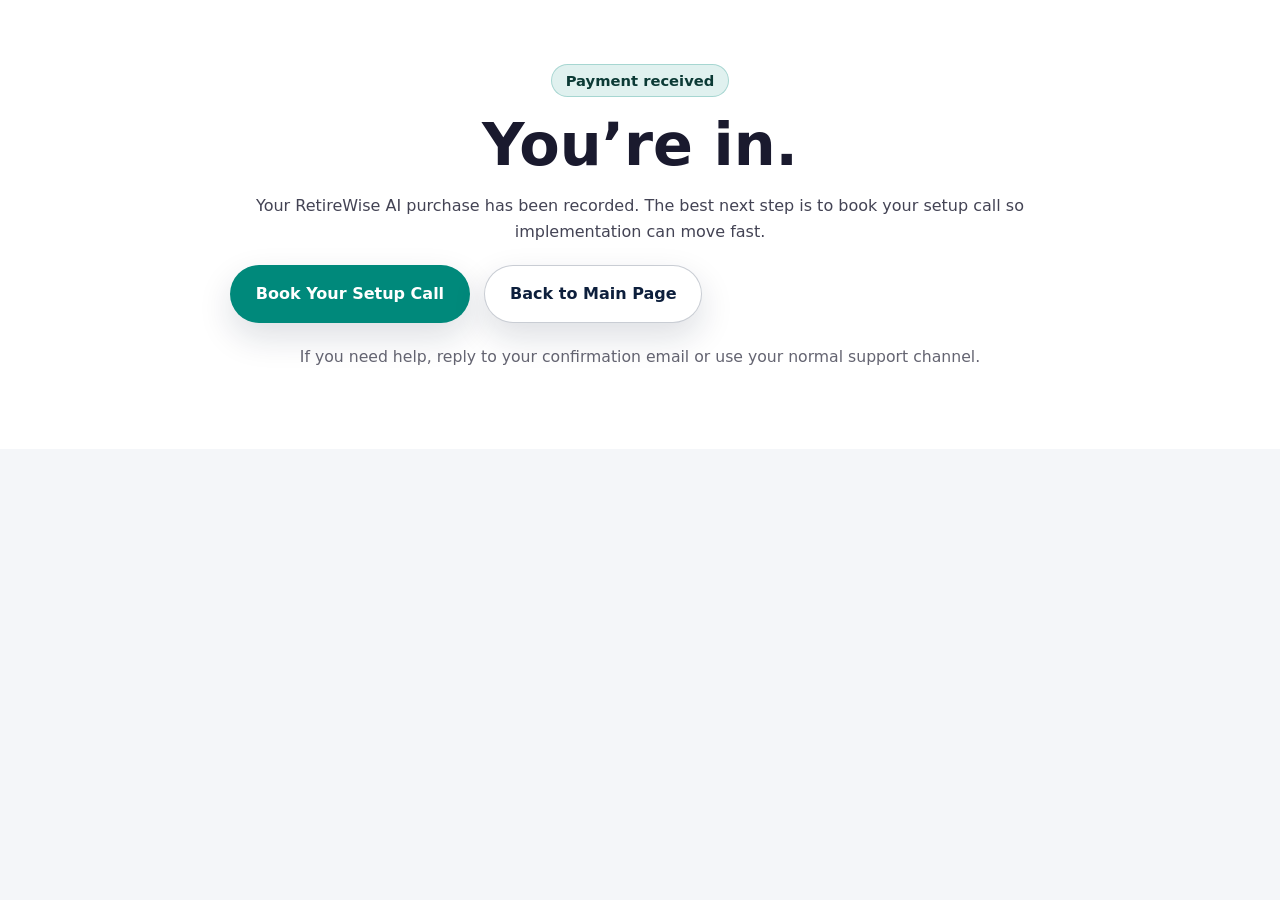
<file: thank-you.html>
<!doctype html>
<html lang="en">
  <head>
    <meta charset="UTF-8" />
    <meta name="viewport" content="width=device-width, initial-scale=1.0" />
    <meta name="robots" content="noindex, nofollow" />
    <title>Thank You | RetireWise AI</title>
    <link rel="stylesheet" href="./styles.css" />
  </head>
  <body>
    <main class="section">
      <div class="container narrow center">
        <span class="eyebrow">Payment received</span>
        <h1 style="font-size: clamp(2.2rem, 4.6vw, 4rem); max-width:none;">You’re in.</h1>
        <p>
          Your RetireWise AI purchase has been recorded. The best next step is to book your setup call so implementation can move fast.
        </p>
        <div class="cta-row center">
          <a class="btn btn-primary btn-lg" href="https://oncehub.com/PAGE-A2441E2BBC" target="_blank" rel="noopener">Book Your Setup Call</a>
          <a class="btn btn-secondary btn-lg" href="./index.html">Back to Main Page</a>
        </div>
        <p class="fine-print">If you need help, reply to your confirmation email or use your normal support channel.</p>
      </div>
    </main>
  </body>
</html>
</file>
<file: styles.css>
:root {
  --navy: #0D1F3C;
  --teal: #00897B;
  --teal-dark: #006f64;
  --amber: #F5A623;
  --light-gray: #F4F6F9;
  --text-dark: #1a1a2e;
  --success-green: #E8F5E9;
  --danger-bg: #FEECEC;
  --danger-border: #E24B4A;

  --white: #ffffff;
  --line: rgba(13, 31, 60, 0.14);
  --shadow: 0 14px 34px rgba(13, 31, 60, 0.14);
  --radius: 22px;
  --max: 1160px;
}

* { box-sizing: border-box; }
html { scroll-behavior: smooth; }
body {
  margin: 0;
  font-family: Inter, system-ui, -apple-system, BlinkMacSystemFont, "Segoe UI", sans-serif;
  background: var(--light-gray);
  color: var(--text-dark);
}

a { color: inherit; text-decoration: none; }

.container { width: min(calc(100% - 2rem), var(--max)); margin: 0 auto; }
.narrow { max-width: 820px; }
.center { text-align: center; }

/* Header */
.site-header {
  position: sticky;
  top: 0;
  z-index: 20;
  background: rgba(13, 31, 60, 0.92);
  backdrop-filter: blur(14px);
  border-bottom: 1px solid rgba(255, 255, 255, 0.12);
}
.nav {
  display: flex;
  align-items: center;
  justify-content: space-between;
  gap: 1rem;
  min-height: 76px;
}
.brand { font-weight: 800; letter-spacing: 0.02em; color: var(--white); }
.nav-cta { display: flex; gap: 0.75rem; flex-wrap: wrap; }

/* Typography */
h1, h2, h3 { margin: 0 0 1rem; line-height: 1.08; }
h1 { font-size: clamp(2.35rem, 4.6vw, 4.2rem); max-width: 18ch; }
h2 { font-size: clamp(1.9rem, 3.2vw, 2.8rem); }
h3 { font-size: 1.2rem; }

p { line-height: 1.6; margin: 0 0 1rem; color: rgba(26, 26, 46, 0.82); }
.fine-print { font-size: 0.98rem; color: rgba(26, 26, 46, 0.68); }

.eyebrow {
  display: inline-flex;
  padding: 0.45rem 0.85rem;
  border-radius: 999px;
  background: rgba(0, 137, 123, 0.12);
  border: 1px solid rgba(0, 137, 123, 0.26);
  color: #0b3a35;
  font-weight: 800;
  font-size: 0.92rem;
  margin-bottom: 1rem;
}

/* Buttons */
.btn {
  display: inline-flex;
  align-items: center;
  justify-content: center;
  min-height: 52px;
  padding: 0.95rem 1.25rem;
  border-radius: 999px;
  border: 1px solid transparent;
  font-weight: 800;
  box-shadow: var(--shadow);
  transition: transform 0.18s ease, box-shadow 0.18s ease, background 0.18s ease, border-color 0.18s ease;
}
.btn:hover { transform: translateY(-1px); }
.btn-primary {
  background: var(--teal);
  color: var(--white);
}
.btn-primary:hover { background: var(--teal-dark); }
.btn-secondary {
  background: var(--white);
  border-color: rgba(13, 31, 60, 0.22);
  color: var(--navy);
}
.btn-secondary:hover { border-color: rgba(13, 31, 60, 0.34); }
.btn-lg { min-height: 58px; padding-inline: 1.55rem; }

.cta-row { display: flex; gap: 0.9rem; flex-wrap: wrap; margin: 1.3rem 0; }
.micro { margin: -0.6rem 0 1.1rem; font-size: 0.98rem; color: rgba(255, 255, 255, 0.82); }

/* Layout blocks */
.hero { background: var(--navy); padding: 5.2rem 0 2.7rem; }
.hero-grid, .two-col, .footer-grid { display: grid; gap: 2rem; }
.hero-grid { grid-template-columns: 1.15fr 0.85fr; align-items: center; }
.two-col { grid-template-columns: 1fr 1fr; align-items: start; }
.footer-grid { grid-template-columns: 1fr auto; }

.hero h1 { color: var(--white); }
.hero .hero-copy { font-size: 1.12rem; max-width: 62ch; color: rgba(255, 255, 255, 0.86); }
.hero .fine-print { color: rgba(255, 255, 255, 0.72); }

.hero-card {
  border-radius: var(--radius);
  background: rgba(255, 255, 255, 0.06);
  border: 1px solid rgba(255, 255, 255, 0.14);
  box-shadow: 0 18px 50px rgba(0,0,0,0.18);
  padding: 1rem;
}

.section { padding: 4rem 0; background: var(--white); }
.section.muted { background: var(--light-gray); }

/* Proof bar */
.proof-bar {
  margin-top: 1.5rem;
  border-radius: 999px;
  background: rgba(255, 255, 255, 0.08);
  border: 1px solid rgba(255, 255, 255, 0.16);
  color: rgba(255, 255, 255, 0.92);
  padding: 0.9rem 1rem;
  display: flex;
  gap: 1rem;
  flex-wrap: wrap;
  justify-content: center;
}
.proof-bar__item { font-weight: 700; }
.proof-bar__item strong { color: rgba(255, 255, 255, 0.98); }

/* Lists */
.micro-points, .checklist { padding: 0; margin: 0; list-style: none; display: grid; gap: 0.7rem; }
.micro-points li, .checklist li {
  position: relative;
  padding-left: 1.5rem;
  color: rgba(255, 255, 255, 0.92);
}
.checklist li { color: rgba(26, 26, 46, 0.86); }
.micro-points li::before, .checklist li::before {
  content: "✓";
  position: absolute;
  left: 0;
  top: 0;
  color: #22c55e;
  font-weight: 900;
}

/* Cards */
.pain-grid, .offer-grid { display: grid; gap: 1rem; }
.pain-grid { grid-template-columns: repeat(2, minmax(0, 1fr)); margin-top: 1.5rem; }
.offer-grid { grid-template-columns: repeat(2, minmax(0, 1fr)); margin-top: 1.6rem; }

.pain-item {
  padding: 1.15rem;
  border-radius: var(--radius);
  background: var(--danger-bg);
  border-left: 6px solid var(--danger-border);
  box-shadow: 0 10px 22px rgba(13, 31, 60, 0.08);
  font-weight: 800;
  color: rgba(26, 26, 46, 0.9);
}

.offer-card {
  padding: 1.15rem;
  border-radius: var(--radius);
  background: var(--white);
  border: 1px solid var(--line);
  box-shadow: 0 10px 22px rgba(13, 31, 60, 0.08);
}

.callout {
  padding: 1.5rem;
  border-radius: var(--radius);
  background: var(--white);
  border: 1px solid var(--line);
  box-shadow: 0 10px 22px rgba(13, 31, 60, 0.08);
}
.callout ol { margin: 0; padding-left: 1.2rem; color: rgba(26, 26, 46, 0.84); display: grid; gap: 0.85rem; }

/* Social proof */
.testimonial-grid {
  display: grid;
  gap: 1rem;
  grid-template-columns: repeat(3, minmax(0, 1fr));
  margin-top: 1.6rem;
}
.testimonial-card {
  border: 1px solid var(--line);
  border-radius: var(--radius);
  background: var(--white);
  box-shadow: 0 10px 22px rgba(13, 31, 60, 0.08);
  padding: 1.2rem 1.25rem;
  margin: 0;
}
.testimonial-card blockquote { margin: 0; color: rgba(26, 26, 46, 0.9); line-height: 1.6; font-weight: 700; }
.testimonial-card figcaption { margin-top: 0.9rem; color: rgba(26, 26, 46, 0.7); font-weight: 800; font-size: 0.98rem; }

/* Demo UI mock */
.demo-mock {
  border: 1px solid rgba(13, 31, 60, 0.16);
  background: var(--white);
  border-radius: var(--radius);
  padding: 1.25rem;
  box-shadow: 0 14px 34px rgba(13, 31, 60, 0.12);
}
.demo-mock--large { padding: 1.5rem; }
.demo-mock__title { font-weight: 900; font-size: 1.1rem; margin-bottom: 0.35rem; color: rgba(26, 26, 46, 0.95); }
.demo-mock__subtitle { color: rgba(13, 31, 60, 0.72); font-weight: 800; margin-bottom: 1rem; }
.demo-mock__caption { margin: 0.9rem 0 0; color: rgba(26, 26, 46, 0.68); }

.demo-ui {
  border: 1px solid rgba(13, 31, 60, 0.14);
  border-radius: 18px;
  background: rgba(244, 246, 249, 0.9);
  padding: 0.95rem;
}
.demo-ui__topbar { display: flex; align-items: center; gap: 0.45rem; margin-bottom: 0.85rem; }
.demo-ui__label { margin-left: 0.4rem; color: rgba(26, 26, 46, 0.64); font-weight: 900; font-size: 0.92rem; }
.dot { width: 10px; height: 10px; border-radius: 999px; display: inline-block; }
.dot.red { background: #ef4444; }
.dot.yellow { background: #f59e0b; }
.dot.green { background: #22c55e; }
.demo-ui__row { display: grid; grid-template-columns: repeat(3, minmax(0, 1fr)); gap: 0.65rem; margin-bottom: 0.65rem; }
.demo-chip {
  border: 1px solid rgba(13, 31, 60, 0.18);
  background: var(--white);
  border-radius: 999px;
  padding: 0.55rem 0.75rem;
  text-align: center;
  color: rgba(26, 26, 46, 0.88);
  font-weight: 900;
}
.demo-stat {
  border: 1px solid rgba(13, 31, 60, 0.14);
  background: var(--white);
  border-radius: 16px;
  padding: 0.75rem 0.8rem;
}
.demo-stat span { display: block; color: rgba(26, 26, 46, 0.62); font-weight: 900; font-size: 0.9rem; margin-bottom: 0.35rem; }
.demo-stat strong { color: rgba(26, 26, 46, 0.88); font-weight: 900; }
.demo-line { height: 1px; background: rgba(13, 31, 60, 0.14); margin-top: 0.2rem; }

/* Details / FAQ */
.faq-list { display: grid; gap: 0.9rem; }
details {
  border: 1px solid var(--line);
  border-radius: 18px;
  padding: 1rem 1.1rem;
  background: var(--white);
  box-shadow: 0 10px 22px rgba(13, 31, 60, 0.08);
}
summary { cursor: pointer; font-weight: 900; }

/* Guarantee box */
.guarantee-box {
  border-radius: var(--radius);
  background: var(--success-green);
  border: 1px solid rgba(0, 137, 123, 0.22);
  box-shadow: 0 14px 34px rgba(13, 31, 60, 0.12);
  padding: 1.5rem;
}

/* Scarcity */
.scarcity-box {
  border: 1px solid var(--line);
  border-radius: var(--radius);
  background: var(--white);
  box-shadow: 0 14px 34px rgba(13, 31, 60, 0.12);
  padding: 1.25rem;
  display: flex;
  gap: 1rem;
  align-items: center;
  justify-content: space-between;
  flex-wrap: wrap;
}
.scarcity-badge {
  display: inline-flex;
  padding: 0.25rem 0.55rem;
  border-radius: 999px;
  background: var(--amber);
  color: #2b1b00;
  font-weight: 900;
  margin-right: 0.5rem;
}

/* Compliance */
.compliance-note {
  margin-top: 1.1rem;
  padding: 1rem 1.05rem;
  border-radius: 18px;
  border: 1px solid rgba(13, 31, 60, 0.16);
  background: var(--white);
}
.compliance-note strong { display: inline-block; margin-bottom: 0.35rem; }
.compliance-note p { margin: 0; }

/* Final CTA */
.final-cta { background: var(--navy); }
.final-cta h2 { color: var(--white); }
.final-cta p, .final-cta .fine-print { color: rgba(255, 255, 255, 0.82); }
.final-cta .eyebrow { background: rgba(245, 166, 35, 0.18); border-color: rgba(245, 166, 35, 0.35); color: rgba(255, 255, 255, 0.92); }

/* Footer */
.site-footer {
  padding: 2rem 0 3rem;
  border-top: 1px solid rgba(13, 31, 60, 0.12);
  color: rgba(26, 26, 46, 0.72);
  background: var(--light-gray);
}

/* Mobile sticky CTA */
.sticky-cta {
  position: fixed;
  left: 0;
  right: 0;
  bottom: 0;
  padding: 0.85rem 1rem;
  background: rgba(13, 31, 60, 0.94);
  border-top: 1px solid rgba(255, 255, 255, 0.12);
  backdrop-filter: blur(14px);
  display: none;
  z-index: 30;
}

/* Scarcity pulse (subtle) */
@keyframes pulse {
  0% { box-shadow: 0 0 0 0 rgba(245, 166, 35, 0.40); }
  70% { box-shadow: 0 0 0 12px rgba(245, 166, 35, 0); }
  100% { box-shadow: 0 0 0 0 rgba(245, 166, 35, 0); }
}
.pulse { animation: pulse 1.8s infinite; border-radius: 999px; padding: 0 0.25rem; }

@media (max-width: 900px) {
  .hero-grid, .two-col, .footer-grid, .pain-grid, .offer-grid { grid-template-columns: 1fr; }
  .nav { min-height: auto; padding: 1rem 0; align-items: flex-start; }
  .nav, .nav-cta { flex-direction: column; }
  .testimonial-grid { grid-template-columns: 1fr; }
  .proof-bar { border-radius: var(--radius); }
  .scarcity-box { flex-direction: column; align-items: flex-start; }
  .sticky-cta { display: block; }
  body { padding-bottom: 92px; }
}
</file>
